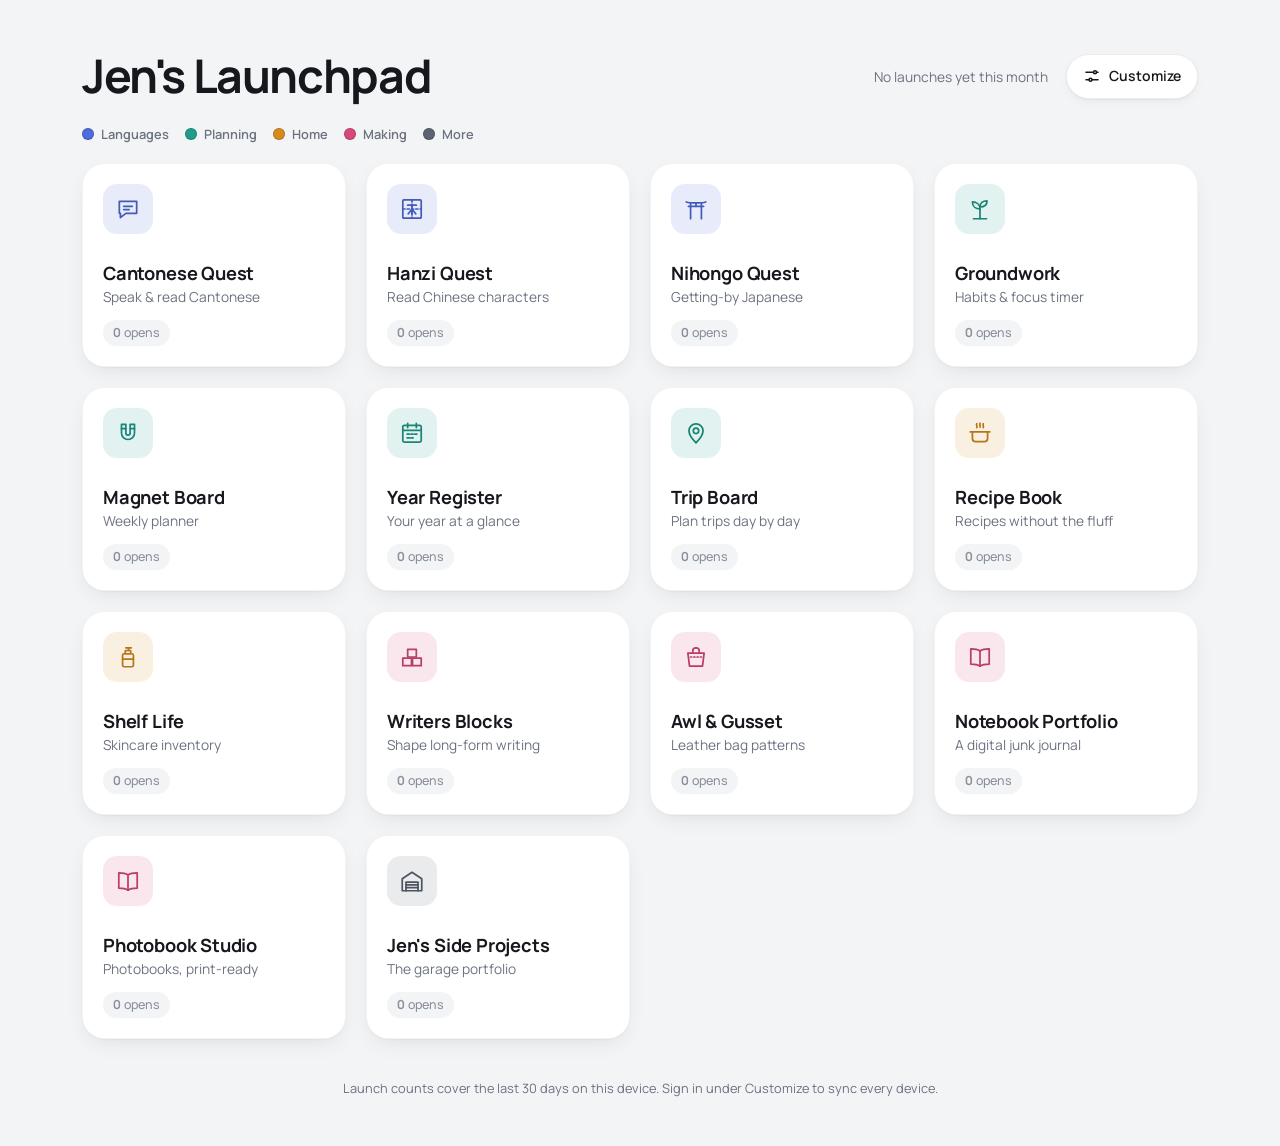
<file: index.html>
<!doctype html>
<html lang="en" data-skin="mist">
<head>
  <meta charset="utf-8">
  <meta name="viewport" content="width=device-width, initial-scale=1, viewport-fit=cover">
  <title>Jen's Launchpad</title>
  <meta name="description" content="One page to open all of Jen's projects.">
  <meta name="theme-color" content="#f3f4f6">
  <meta name="apple-mobile-web-app-capable" content="yes">
  <meta name="mobile-web-app-capable" content="yes">
  <meta name="apple-mobile-web-app-title" content="Launchpad">
  <link rel="icon" href="data:image/svg+xml,%3Csvg xmlns='http://www.w3.org/2000/svg' viewBox='0 0 32 32'%3E%3Crect x='2' y='2' width='12' height='12' rx='3' fill='%234f6bff'/%3E%3Crect x='18' y='2' width='12' height='12' rx='6' fill='%23ff5fa2'/%3E%3Crect x='2' y='18' width='12' height='12' rx='6' fill='%23ffb703'/%3E%3Crect x='18' y='18' width='12' height='12' rx='3' fill='%231d1b33'/%3E%3C/svg%3E">
  <link rel="manifest" href="manifest.webmanifest">
  <link rel="apple-touch-icon" href="icons/apple-touch-icon.png">
  <script>
    // Installable app: the service worker keeps it working offline, and Chrome's
    // install offer is held until Customize → App asks for it.
    if ("serviceWorker" in navigator) navigator.serviceWorker.register("sw.js").catch(function () {});
    window.addEventListener("beforeinstallprompt", function (e) {
      e.preventDefault();
      window.installPrompt = e;
      document.dispatchEvent(new Event("installable"));
    });
  </script>
  <script>
    // Apply the saved skin before first paint so there's no flash.
    try {
      var s = new URLSearchParams(location.search).get("skin") || JSON.parse(localStorage.getItem("jens_launchpad:skin"));
      if (s) document.documentElement.dataset.skin = s;
    } catch (e) {}
  </script>
  <link rel="preconnect" href="https://fonts.googleapis.com">
  <link rel="preconnect" href="https://fonts.gstatic.com" crossorigin>
  <link href="https://fonts.googleapis.com/css2?family=Archivo+Black&family=Jost:wght@400;500;700&family=Manrope:wght@400;500;600;700&family=Outfit:wght@400;500;600;700&family=Space+Grotesk:wght@400;500;700&display=swap" rel="stylesheet">
  <link rel="stylesheet" href="css/styles.css?v=202611070339">
  <style id="lookStyle"></style>
</head>
<body>
  <div class="page">
    <header class="top">
      <div class="brand">
        <span class="brand-mark" aria-hidden="true"><i></i><i></i><i></i></span>
        <h1>Jen's Launchpad</h1>
      </div>
      <div class="top-right">
        <p class="summary" id="summary" aria-live="polite"></p>
        <button type="button" class="btn" id="customize" aria-pressed="false" aria-controls="editPanel">
          <svg viewBox="0 0 24 24" aria-hidden="true"><path d="M4 7h10M18 7h2M4 17h4M12 17h8"/><circle cx="16" cy="7" r="2"/><circle cx="10" cy="17" r="2"/></svg>
          <span class="label">Customize</span>
        </button>
      </div>
    </header>

    <ul class="legend" id="legend" aria-label="Project types"></ul>

    <section class="edit" id="editPanel" hidden aria-label="Customize">
      <details class="panel look" id="lookPanel">
        <summary>
          <span class="panel-title">Look</span>
          <span class="panel-note" id="lookNote"></span>
          <svg class="chev" viewBox="0 0 24 24" aria-hidden="true"><path d="M6 9l6 6 6-6"/></svg>
        </summary>
        <div class="look-body" id="lookBody"></div>
      </details>

      <div class="panel account" id="account">
        <div class="box-head">
          <span class="panel-title">Sync</span>
          <span class="panel-note">Keep launch counts and settings the same on all your devices</span>
        </div>
        <div class="account-body" id="accountBody"></div>
      </div>

      <div class="panel app-install" id="appPanel">
        <div class="box-head">
          <span class="panel-title">App</span>
          <span class="panel-note">Put the launchpad on this device's home screen, like any other app</span>
        </div>
        <div class="account-body" id="appBody"></div>
      </div>

      <details class="panel share" id="sharePanel">
        <summary>
          <span class="panel-title">Share</span>
          <span class="panel-note" id="shareNote">Pick projects for a page other people can see</span>
          <svg class="chev" viewBox="0 0 24 24" aria-hidden="true"><path d="M6 9l6 6 6-6"/></svg>
        </summary>
        <div class="share-body" id="shareBody"></div>
      </details>

      <div class="panel layout">
        <div class="box-head">
          <span class="panel-title">Layout</span>
          <span class="panel-note" id="editHint"></span>
        </div>
        <div class="layout-bar" id="layoutBar"></div>
      </div>
    </section>

    <div class="stage">
      <ul class="grid" id="grid" aria-label="Projects"></ul>

      <!-- While customizing, the box docks beside the grid (desktop) or along the bottom (phone). -->
      <aside class="dock" id="dock" hidden aria-label="The box">
        <div class="panel box" id="box">
          <div class="box-head">
            <span class="panel-title">The box <span class="box-count" id="boxCount"></span></span>
            <span class="panel-note" id="boxNote"></span>
          </div>
          <ul class="box-items" id="boxItems"></ul>
        </div>
        <button type="button" class="btn primary dock-done" id="doneFab">Done</button>
      </aside>
    </div>

    <footer class="foot" id="foot"></footer>
  </div>


  <script src="js/projects.js?v=202611070339"></script>
  <script src="js/sync.js?v=202611070339"></script>
  <script src="js/app.js?v=202611070339"></script>
  <script>
    // Safety net: if the app couldn't start (say, a half-updated cache), still show the links.
    (function () {
      var g = document.getElementById("grid");
      if (!g || g.children.length || !window.PROJECTS) return;
      var esc = function (t) { return String(t).replace(/[&<>"]/g, function (c) { return { "&": "&amp;", "<": "&lt;", ">": "&gt;", '"': "&quot;" }[c]; }); };
      g.innerHTML = window.PROJECTS.map(function (p) {
        var url = p.url || "https://" + window.GITHUB_USER + ".github.io/" + p.repo + "/";
        return '<li class="tile"><a class="tile-link" href="' + esc(url) + '"><span class="text"><span class="name">' + esc(p.name) +
          '</span><span class="blurb">' + esc(p.blurb || "") + "</span></span></a></li>";
      }).join("");
    })();
  </script>
</body>
</html>
</file>
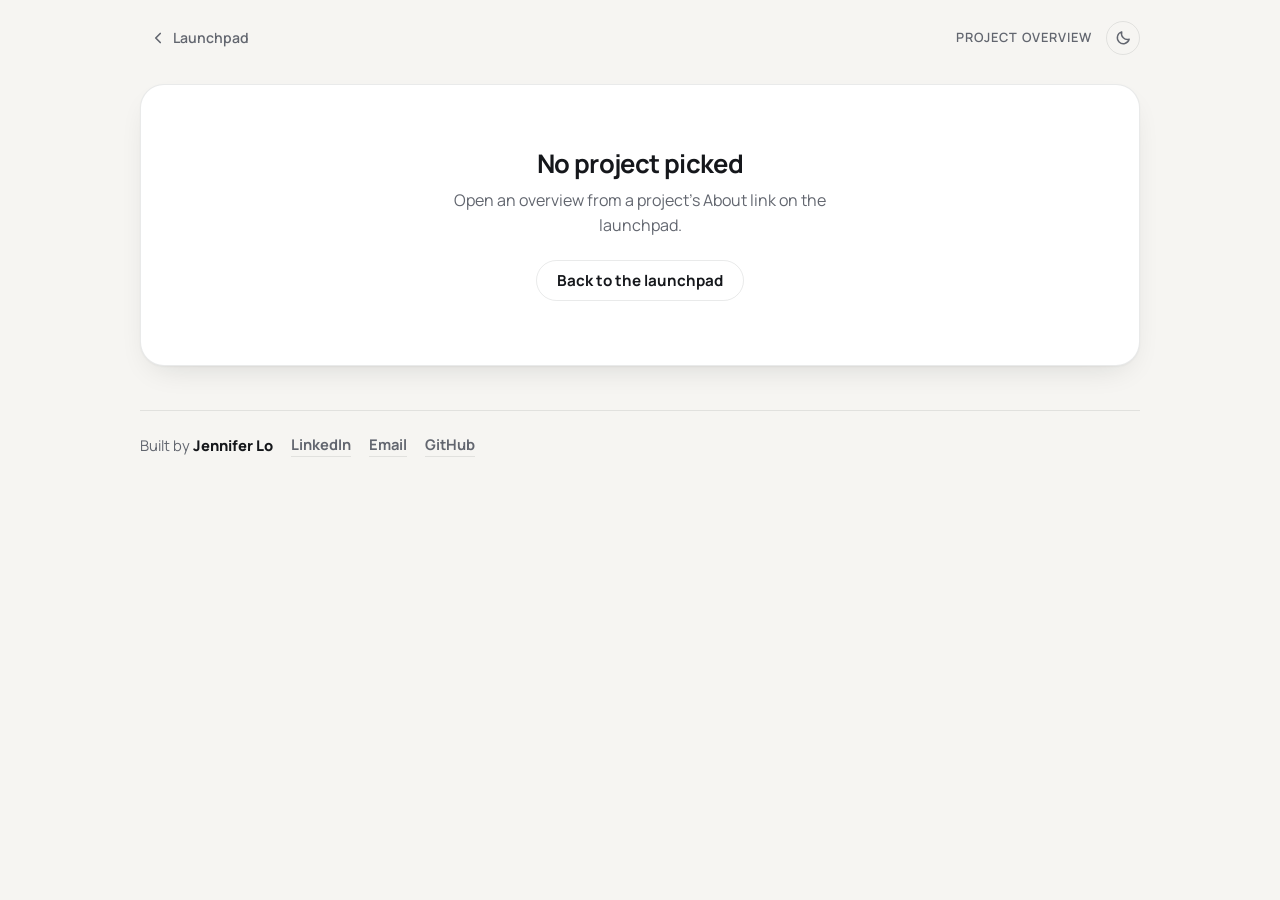
<file: overview.html>
<!doctype html>
<html lang="en">
<head>
  <meta charset="utf-8">
  <meta name="viewport" content="width=device-width, initial-scale=1, viewport-fit=cover">
  <script>try { var t = localStorage.getItem("jens_launchpad:theme"); if (t === "light" || t === "dark") document.documentElement.dataset.theme = t; } catch (e) {}</script>
  <title>Project overview · Jennifer Lo</title>
  <meta name="description" content="A one-page introduction to one of Jennifer Lo's projects.">
  <meta property="og:type" content="website">
  <meta property="og:title" content="Project overview · Jennifer Lo">
  <meta property="og:description" content="A one-page introduction to one of Jennifer Lo's projects.">
  <meta property="og:image" content="https://jkw2lo.github.io/jens_launchpad/icons/og-image.jpg">
  <meta property="og:image:width" content="1200">
  <meta property="og:image:height" content="630">
  <meta property="og:image:alt" content="Jennifer Lo's projects: screenshots of a photobook editor, a background removal tool and a Japanese learning app">
  <meta name="twitter:card" content="summary_large_image">
  <link rel="icon" href="data:image/svg+xml,%3Csvg xmlns='http://www.w3.org/2000/svg' viewBox='0 0 32 32'%3E%3Crect x='2' y='2' width='12' height='12' rx='3' fill='%234f6bff'/%3E%3Crect x='18' y='2' width='12' height='12' rx='6' fill='%23ff5fa2'/%3E%3Crect x='2' y='18' width='12' height='12' rx='6' fill='%23ffb703'/%3E%3Crect x='18' y='18' width='12' height='12' rx='3' fill='%231d1b33'/%3E%3C/svg%3E">
  <link rel="preconnect" href="https://fonts.googleapis.com">
  <link rel="preconnect" href="https://fonts.gstatic.com" crossorigin>
  <link href="https://fonts.googleapis.com/css2?family=Manrope:wght@400;500;600;700;800&family=Space+Grotesk:wght@500;700&display=swap" rel="stylesheet">
  <!--
    One template for every project's overview. The words and pictures live in each
    project's own repo, at overview/overview.json (see OVERVIEW.md); this page only
    lays them out, so every overview has the same sections in the same order.
      overview.html?p=<repo>           reads ../<repo>/overview/overview.json
      overview.html?src=<url to json>  reads any overview.json (for previewing a draft)
  -->
  <style>
    :root {
      --accent: #4f6bdc;
      --bg: #f6f5f2;
      --card: #ffffff;
      --ink: #15171b;
      --muted: #62666f;
      --line: rgba(21, 23, 27, 0.09);
      --soft: color-mix(in srgb, var(--accent) 9%, var(--card));
      --accent-ink: color-mix(in srgb, var(--accent) 78%, var(--ink));
      --shadow: 0 1px 2px rgba(21, 23, 27, 0.04), 0 12px 32px -14px rgba(21, 23, 27, 0.16);
      --font: "Manrope", system-ui, sans-serif;
      --num: "Space Grotesk", "Manrope", system-ui, sans-serif;
      color-scheme: light;
    }
    @media (prefers-color-scheme: dark) {
      :root:not([data-theme="light"]) {
        --bg: #111214;
        --card: #1a1c20;
        --ink: #eceef1;
        --muted: #a0a5ae;
        --line: rgba(236, 238, 241, 0.1);
        --soft: color-mix(in srgb, var(--accent) 16%, var(--card));
        --accent-ink: color-mix(in srgb, var(--accent) 62%, #ffffff);
        --shadow: 0 1px 2px rgba(0, 0, 0, 0.3), 0 12px 32px -14px rgba(0, 0, 0, 0.6);
        color-scheme: dark;
      }
    }
    :root[data-theme="dark"] {
      --bg: #111214;
      --card: #1a1c20;
      --ink: #eceef1;
      --muted: #a0a5ae;
      --line: rgba(236, 238, 241, 0.1);
      --soft: color-mix(in srgb, var(--accent) 16%, var(--card));
      --accent-ink: color-mix(in srgb, var(--accent) 62%, #ffffff);
      --shadow: 0 1px 2px rgba(0, 0, 0, 0.3), 0 12px 32px -14px rgba(0, 0, 0, 0.6);
      color-scheme: dark;
    }

    * { box-sizing: border-box; }
    html { -webkit-text-size-adjust: 100%; }
    body {
      margin: 0;
      background: var(--bg);
      color: var(--ink);
      font: 400 1rem/1.55 var(--font);
      -webkit-font-smoothing: antialiased;
    }
    img { display: block; max-width: 100%; }
    a { color: inherit; }
    .page { max-width: 1040px; margin: 0 auto; padding: 20px 20px 56px; }
    @media (max-width: 599px) { .page { padding: 14px 16px 40px; } }

    /* ---------- top bar ---------- */
    .bar { display: flex; align-items: center; justify-content: space-between; gap: 12px; margin-bottom: 28px; }
    .back {
      display: inline-flex; align-items: center; gap: 6px;
      padding: 7px 12px 7px 9px;
      color: var(--muted); text-decoration: none; font-weight: 600; font-size: 0.88rem;
      border-radius: 999px;
    }
    .back:hover { color: var(--ink); background: var(--line); }
    .back svg { width: 18px; height: 18px; fill: none; stroke: currentColor; stroke-width: 2.2; stroke-linecap: round; stroke-linejoin: round; }
    .bar-right { display: inline-flex; align-items: center; gap: 14px; }
    .theme-btn { display: inline-grid; place-items: center; flex: none; width: 34px; height: 34px; padding: 0; background: transparent; color: var(--muted); border: 1.5px solid var(--line); border-radius: 999px; cursor: pointer; }
    .theme-btn svg { width: 17px; height: 17px; fill: none; stroke: currentColor; stroke-width: 2; stroke-linecap: round; stroke-linejoin: round; }
    @media (hover: hover) { .theme-btn:hover { color: var(--ink); border-color: currentColor; } }
    .theme-btn:focus-visible { outline: 3px solid var(--accent); outline-offset: 2px; }
    .bar-label { color: var(--muted); font-size: 0.8rem; font-weight: 600; letter-spacing: 0.08em; text-transform: uppercase; }

    /* ---------- shared ---------- */
    section { margin-top: 18px; }
    .card { background: var(--card); border: 1px solid var(--line); border-radius: 24px; box-shadow: var(--shadow); padding: 32px; }
    @media (max-width: 599px) { .card { padding: 22px 20px; border-radius: 20px; } }
    .kicker {
      display: flex; align-items: center; gap: 10px; margin: 0 0 14px;
      color: var(--accent-ink); font-size: 0.78rem; font-weight: 800; letter-spacing: 0.1em; text-transform: uppercase;
    }
    .kicker::before { content: ""; width: 18px; height: 3px; border-radius: 2px; background: var(--accent); }
    h1, h2, h3 { margin: 0; letter-spacing: -0.025em; line-height: 1.15; }
    h2 { font-size: clamp(1.4rem, 1.1rem + 1.2vw, 1.9rem); font-weight: 800; }
    h3 { font-size: 1.05rem; font-weight: 700; letter-spacing: -0.01em; }
    p { margin: 0; }

    .btn {
      display: inline-flex; align-items: center; gap: 8px;
      padding: 12px 20px; border-radius: 999px;
      font: 700 0.95rem/1 var(--font); text-decoration: none;
      border: 1.5px solid var(--line);
    }
    .btn.primary { background: var(--accent); border-color: var(--accent); color: var(--on-accent, #fff); }
    .btn.primary:hover { filter: brightness(1.08); }
    .btn.ghost:hover { background: var(--line); }
    .btn svg { width: 17px; height: 17px; fill: none; stroke: currentColor; stroke-width: 2.2; stroke-linecap: round; stroke-linejoin: round; }
    .btn:focus-visible, .back:focus-visible { outline: 3px solid var(--accent); outline-offset: 3px; }

    /* ---------- 1. hero ---------- */
    .hero { display: grid; grid-template-columns: minmax(0, 5fr) minmax(0, 6fr); gap: 40px; align-items: center; padding: 40px; overflow: hidden; }
    @media (max-width: 859px) { .hero { grid-template-columns: minmax(0, 1fr); gap: 28px; padding: 26px 22px; } }
    .badge-row { display: flex; flex-wrap: wrap; align-items: center; gap: 10px; margin-bottom: 22px; }
    .app-icon {
      display: grid; place-items: center; width: 52px; height: 52px; border-radius: 16px;
      background: var(--accent); color: var(--on-accent, #fff);
    }
    .app-icon svg { width: 28px; height: 28px; fill: none; stroke: currentColor; stroke-width: 1.8; stroke-linecap: round; stroke-linejoin: round; }
    .pill {
      padding: 5px 11px; border-radius: 999px;
      background: var(--soft); color: var(--accent-ink);
      font-size: 0.78rem; font-weight: 700;
    }
    .pill.status::before { content: ""; display: inline-block; width: 7px; height: 7px; margin-right: 6px; border-radius: 50%; background: currentColor; vertical-align: 1px; }
    .hero h1 { font-size: clamp(2.2rem, 1.6rem + 2.6vw, 3.4rem); font-weight: 800; letter-spacing: -0.04em; }
    .tagline { margin-top: 8px; font-size: clamp(1.1rem, 1rem + 0.6vw, 1.4rem); font-weight: 700; color: var(--accent-ink); letter-spacing: -0.015em; }
    .pitch { margin-top: 14px; color: var(--muted); font-size: 1.05rem; max-width: 42ch; }
    .actions { display: flex; flex-wrap: wrap; gap: 10px; margin-top: 26px; }
    .chips { display: flex; flex-wrap: wrap; gap: 6px; margin: 22px 0 0; padding: 0; list-style: none; }
    .chips li { padding: 5px 11px; border-radius: 999px; border: 1px solid var(--line); color: var(--muted); font-size: 0.8rem; font-weight: 600; }

    .shot { margin: 0; }
    .frame {
      border-radius: 14px; overflow: hidden; background: var(--card);
      border: 1px solid var(--line);
      box-shadow: 0 2px 4px rgba(0, 0, 0, 0.04), 0 24px 48px -20px rgba(0, 0, 0, 0.3);
    }
    .frame-bar { display: flex; gap: 6px; padding: 9px 12px; background: var(--soft); border-bottom: 1px solid var(--line); }
    .frame-bar i { width: 9px; height: 9px; border-radius: 50%; background: color-mix(in srgb, var(--ink) 18%, transparent); }
    .frame img { width: 100%; height: auto; }
    .frame.phone { max-width: 280px; margin: 0 auto; border-radius: 28px; border-width: 6px; border-color: color-mix(in srgb, var(--ink) 85%, transparent); }
    .frame.phone .frame-bar { display: none; }
    .hero .shot { transform: rotate(-1deg); }
    figcaption { margin-top: 10px; color: var(--muted); font-size: 0.85rem; text-align: center; }

    /* ---------- 2. the problem + the numbers, on one band ---------- */
    .band {
      display: grid; grid-template-columns: minmax(0, 4fr) minmax(0, 7fr); gap: 32px; align-items: center;
      background: var(--accent); color: var(--on-accent, #fff); border-color: transparent;
    }
    @media (max-width: 859px) { .band { grid-template-columns: minmax(0, 1fr); gap: 22px; } }
    .band .kicker { color: inherit; opacity: 0.85; }
    .band .kicker::before { background: currentColor; }
    .band h2 { font-size: clamp(1.35rem, 1.1rem + 1vw, 1.75rem); }
    .stats { display: grid; grid-template-columns: repeat(3, minmax(0, 1fr)); gap: 0; }
    @media (max-width: 479px) { .stats { grid-template-columns: minmax(0, 1fr); } }
    .stat { padding: 2px 20px; border-left: 1px solid color-mix(in srgb, currentColor 25%, transparent); }
    .stat:first-child { border-left: 0; padding-left: 0; }
    @media (max-width: 859px) { .stat:first-child { padding-left: 0; } }
    @media (max-width: 479px) {
      .stat { padding: 12px 0; border-left: 0; border-top: 1px solid color-mix(in srgb, currentColor 25%, transparent); }
      .stat:first-child { border-top: 0; padding-top: 0; }
    }
    .stat b { display: block; font: 700 clamp(1.8rem, 1.4rem + 1.4vw, 2.4rem)/1.05 var(--num); letter-spacing: -0.03em; white-space: nowrap; }
    .stat span { display: block; margin-top: 6px; font-size: 0.88rem; line-height: 1.4; opacity: 0.88; }

    /* ---------- 3. key features ---------- */
    .section-head { margin: 34px 0 14px; }
    .section-head .kicker { margin: 0; }
    /* a feature with a screenshot: a full-width row, text and picture alternating sides */
    .feature-row { display: grid; grid-template-columns: minmax(0, 5fr) minmax(0, 6fr); gap: 36px; align-items: center; }
    .feature-row.flip > .shot { order: -1; }
    .feature-row.flip { grid-template-columns: minmax(0, 6fr) minmax(0, 5fr); }
    @media (max-width: 799px) {
      .feature-row, .feature-row.flip { grid-template-columns: minmax(0, 1fr); gap: 22px; }
      .feature-row.flip > .shot { order: 0; }
    }
    .feature-row h3 { font-size: clamp(1.25rem, 1.1rem + 0.6vw, 1.5rem); letter-spacing: -0.02em; }
    .feature-row .lead { margin-top: 8px; color: var(--muted); font-size: 1rem; }
    .feature-row .frame { max-height: 420px; }
    .feature-row .frame img { object-fit: cover; object-position: top; max-height: 400px; }
    /* a phone shot is shown whole, just narrower, rather than cut off at the bottom */
    .feature-row .frame.phone { max-height: none; max-width: 230px; }
    .feature-row .frame.phone img { max-height: none; }
    .details { margin: 14px 0 0; padding: 0; list-style: none; display: grid; gap: 8px; }
    .details li { position: relative; padding-left: 22px; font-size: 0.93rem; line-height: 1.45; }
    .details li::before {
      content: ""; position: absolute; left: 2px; top: 0.5em; width: 8px; height: 8px;
      border-radius: 50%; background: var(--accent);
    }
    .features .details { margin-top: 10px; gap: 6px; }
    .features .details li { font-size: 0.86rem; color: var(--ink); }

    /* features without a screenshot: cards */
    .features { display: grid; grid-template-columns: repeat(var(--n, 4), minmax(0, 1fr)); gap: 12px; margin: 0; padding: 0; list-style: none; }
    @media (max-width: 859px) { .features { grid-template-columns: repeat(2, minmax(0, 1fr)); } }
    @media (max-width: 599px) { .features { gap: 10px; } .features > li { padding: 14px; border-radius: 16px; } .features h3 { font-size: 0.95rem; } .features p { font-size: 0.85rem; } }
    @media (max-width: 339px) { .features { grid-template-columns: minmax(0, 1fr); } }
    @media (max-width: 599px) { .features.detailed { grid-template-columns: minmax(0, 1fr); } }
    .features > li { padding: 18px; border-radius: 18px; background: var(--card); border: 1px solid var(--line); box-shadow: var(--shadow); }
    .features > li::before { content: ""; display: block; width: 22px; height: 4px; margin-bottom: 12px; border-radius: 2px; background: var(--accent); }
    .features p { margin-top: 4px; color: var(--muted); font-size: 0.9rem; line-height: 1.45; }

    section.feature-row, .features + section, section + .features { margin-top: 14px; }

    /* ---------- 4. more screens ---------- */
    .gallery { display: grid; grid-template-columns: repeat(auto-fit, minmax(min(100%, 280px), 1fr)); gap: 24px; align-items: start; }

    /* ---------- 5. footer ---------- */
    .end { display: flex; flex-wrap: wrap; justify-content: center; gap: 10px; margin-top: 28px; }

    .contact { display: flex; flex-wrap: wrap; align-items: center; gap: 8px 18px; margin-top: 44px; padding-top: 22px; border-top: 1px solid var(--line); color: var(--muted); font-size: 0.92rem; }
    .contact strong { color: var(--ink); font-weight: 800; }
    .contact a { font-weight: 700; text-decoration: none; border-bottom: 1.5px solid var(--line); }
    @media (hover: hover) { .contact a:hover { color: var(--ink); border-color: currentColor; } }

    /* ---------- missing / error ---------- */
    .empty { text-align: center; padding: 64px 24px; }
    .empty h1 { font-size: 1.6rem; }
    .empty p { margin: 10px auto 22px; color: var(--muted); max-width: 44ch; }

    @media (prefers-reduced-motion: reduce) { .hero .shot { transform: none; } }
  </style>
</head>
<body>
  <div class="page">
    <nav class="bar">
      <a class="back" id="back" href="./">
        <svg viewBox="0 0 24 24" aria-hidden="true"><path d="M15 6l-6 6 6 6"/></svg>
        <span id="backLabel">Launchpad</span>
      </a>
      <span class="bar-right"><span class="bar-label">Project overview</span><button type="button" class="theme-btn" id="themeBtn"></button></span>
    </nav>
    <main id="main" aria-live="polite"></main>
    <footer class="contact" id="contact" hidden></footer>
  </div>

  <script src="js/projects.js?v=202611070339"></script>
  <script>
  (function () {
    "use strict";
    var main = document.getElementById("main");
    var params = new URLSearchParams(location.search);
    var repo = params.get("p") || "";
    var src = params.get("src") || "";
    // Opened from a showcase: every way back goes to that showcase, not the launchpad.
    // Only a showcase link on this site is accepted.
    var back = params.get("back") || "";
    var fromShowcase = /^showcase\.html(\?[^#]*)?$/.test(back);
    var backHref = fromShowcase ? back : "./";
    if (fromShowcase) {
      document.getElementById("back").setAttribute("href", backHref);
      document.getElementById("backLabel").textContent = "All projects";
    }
    var site = "Jennifer Lo";
    window.showContact(document.getElementById("contact"));
    window.themeButton(document.getElementById("themeBtn"));
    var OWNER = window.GITHUB_USER || "";
    var known = (window.PROJECTS || []).filter(function (p) { return p.repo === repo; })[0] || {};
    var cats = {};
    (window.CATEGORIES || []).forEach(function (c) { cats[c.id] = c.label; });

    function esc(s) {
      return String(s == null ? "" : s).replace(/[&<>"']/g, function (c) {
        return { "&": "&amp;", "<": "&lt;", ">": "&gt;", '"': "&quot;", "'": "&#39;" }[c];
      });
    }
    function str(v, max) { return typeof v === "string" ? v.trim().slice(0, max || 600) : ""; }
    function list(v, max) { return Array.isArray(v) ? v.slice(0, max) : []; }
    // Only https links, or paths relative to the overview.json.
    function safeUrl(u, base) {
      try {
        var url = new URL(u, base);
        return /^https?:$/.test(url.protocol) ? url.href : "";
      } catch (e) { return ""; }
    }
    function svg(path) { return '<svg viewBox="0 0 24 24" aria-hidden="true">' + path + "</svg>"; }
    var ARROW = svg('<path d="M5 12h14M13 6l6 6-6 6"/>');
    var CODE = svg('<path d="M8 7l-5 5 5 5M16 7l5 5-5 5"/>');
    // Dark or light text on the accent, whichever reads better.
    function inkOn(hex) {
      var n = parseInt(hex.slice(1), 16);
      var rgb = [(n >> 16) & 255, (n >> 8) & 255, n & 255].map(function (v) {
        v /= 255; return v <= 0.03928 ? v / 12.92 : Math.pow((v + 0.055) / 1.055, 2.4);
      });
      var L = 0.2126 * rgb[0] + 0.7152 * rgb[1] + 0.0722 * rgb[2];
      return L > 0.4 ? "#15171b" : "#ffffff";
    }

    function failed(title, why) {
      document.title = "Overview not found · " + site;
      main.innerHTML = '<div class="card empty"><h1>' + esc(title) + "</h1><p>" + esc(why) + "</p>" +
        '<a class="btn ghost" href="' + esc(backHref) + '">' + (fromShowcase ? "All projects" : "Back to the launchpad") + "</a></div>";
    }

    var jsonUrl;
    if (src) jsonUrl = safeUrl(src, location.href);
    else if (/^[A-Za-z0-9._-]+$/.test(repo)) jsonUrl = new URL("../" + repo + "/overview/overview.json", location.href).href;
    if (!jsonUrl) return failed("No project picked", "Open an overview from a project's About link on the launchpad.");

    fetch(jsonUrl, { cache: "no-cache" })
      .then(function (r) { return r.ok ? r.json() : Promise.reject(r.status); })
      .then(function (d) { render(d || {}); })
      .catch(function () {
        failed("This project has no overview yet", "There's no overview/overview.json in its repo, or it couldn't be read.");
      });

    // frame: "browser" (a window bar on top), "phone", or "plain" (just a rounded edge)
    function figure(s, frame) {
      var url = safeUrl(str(s.src, 300), jsonUrl);
      if (!url) return "";
      frame = { browser: 1, phone: 1, plain: 1 }[s.frame] ? s.frame : frame || "browser";
      return '<figure class="shot"><div class="frame ' + frame + '">' +
        (frame === "browser" ? '<div class="frame-bar" aria-hidden="true"><i></i><i></i><i></i></div>' : "") +
        '<img src="' + esc(url) + '" alt="' + esc(str(s.alt, 200)) + '" loading="lazy"></div>' +
        (str(s.caption) ? "<figcaption>" + esc(str(s.caption, 160)) + "</figcaption>" : "") + "</figure>";
    }

    function render(d) {
      var name = str(d.name, 60) || known.name || repo;
      var accent = /^#[0-9a-f]{6}$/i.test(d.accent || "") ? d.accent : "#4f6bdc";
      document.documentElement.style.setProperty("--accent", accent);
      document.documentElement.style.setProperty("--on-accent", inkOn(accent));
      document.title = name + " · " + site;

      var appUrl = safeUrl(str(d.url, 300) || known.url || (repo ? "https://" + OWNER + ".github.io/" + repo + "/" : ""), location.href);
      var codeUrl = repo && OWNER ? "https://github.com/" + OWNER + "/" + repo : "";
      var icon = window.ICONS && (window.ICONS[known.icon] || window.ICONS.spark);
      var cat = cats[known.cat] || "";
      var screens = list(d.screens, 3);
      var html = "";

      // Quick facts, as chips under the buttons
      var f = d.facts || {};
      var chips = [f.worksOn, f.data, f.builtWith, str(f.started) ? "Since " + str(f.started) : ""]
        .map(function (x) { return str(x, 40); }).filter(Boolean);

      // 1. Hero: who it is, what it does, the main picture
      html += '<section class="card hero"><div>' +
        '<div class="badge-row">' +
          (icon ? '<span class="app-icon">' + svg(icon) + "</span>" : "") +
          (cat ? '<span class="pill">' + esc(cat) + "</span>" : "") +
          (str(d.status, 30) ? '<span class="pill status">' + esc(str(d.status, 30)) + "</span>" : "") +
        "</div>" +
        "<h1>" + esc(name) + "</h1>" +
        (str(d.tagline) ? '<p class="tagline">' + esc(str(d.tagline, 60)) + "</p>" : "") +
        (str(d.pitch) ? '<p class="pitch">' + esc(str(d.pitch, 160)) + "</p>" : "") +
        '<div class="actions">' +
          (appUrl ? '<a class="btn primary" href="' + esc(appUrl) + '">Open ' + esc(name) + " " + ARROW + "</a>" : "") +
          (codeUrl ? '<a class="btn ghost" href="' + esc(codeUrl) + '">' + CODE + " Source</a>" : "") +
        "</div>" +
        (chips.length ? '<ul class="chips" aria-label="Quick facts">' + chips.map(function (c) { return "<li>" + esc(c) + "</li>"; }).join("") + "</ul>" : "") +
        "</div>" +
        (screens[0] ? figure(screens[0]) : "") +
      "</section>";

      // 2. The problem in one line, with the numbers that back it up
      var problem = str(d.problem, 100) || (d.problem && str(d.problem.headline, 100)) || "";
      var stats = list(d.stats, 3).filter(function (s) { return s && str(s.value); });
      if (problem || stats.length) {
        html += '<section class="card band">' +
          (problem ? '<div><p class="kicker">Why it exists</p><h2>' + esc(problem) + "</h2></div>" : "") +
          (stats.length ? '<div class="stats">' + stats.map(function (s) {
            return '<div class="stat"><b>' + esc(str(s.value, 12)) + "</b><span>" + esc(str(s.label, 50)) + "</span></div>";
          }).join("") + "</div>" : "") +
        "</section>";
      }

      // 3. Key features. One with a screenshot gets its own row (sides alternate);
      // ones without are cards, side by side.
      var features = list(d.features, 4).filter(function (x) { return x && str(x.title); });
      function details(x) {
        var items = list(x.details, 3).map(function (t) { return str(t, 90); }).filter(Boolean);
        return items.length ? '<ul class="details">' + items.map(function (t) { return "<li>" + esc(t) + "</li>"; }).join("") + "</ul>" : "";
      }
      if (features.length) {
        html += '<div class="section-head"><p class="kicker">Key features</p></div>';
        var cards = [], rows = 0;
        var flushCards = function () {
          if (!cards.length) return;
          var detailed = cards.some(function (x) { return list(x.details, 3).length; });
          html += '<section><ul class="features' + (detailed ? " detailed" : "") + '" style="--n:' + Math.min(cards.length, 4) + '">' + cards.map(function (x) {
            return "<li><h3>" + esc(str(x.title, 30)) + "</h3>" + (str(x.text) ? "<p>" + esc(str(x.text, 100)) + "</p>" : "") + details(x) + "</li>";
          }).join("") + "</ul></section>";
          cards = [];
        };
        features.forEach(function (x) {
          var shot = x.screen && figure(x.screen, "plain");
          if (!shot) { cards.push(x); return; }
          flushCards();
          html += '<section class="card feature-row' + (rows++ % 2 ? " flip" : "") + '"><div>' +
            "<h3>" + esc(str(x.title, 30)) + "</h3>" +
            (str(x.text) ? '<p class="lead">' + esc(str(x.text, 100)) + "</p>" : "") + details(x) +
            "</div>" + shot + "</section>";
        });
        flushCards();
      }

      // 4. More screens
      if (screens.length > 1) {
        html += '<section class="card"><div class="gallery">' +
          screens.slice(1).map(function (x) { return figure(x); }).join("") + "</div></section>";
      }

      // 5. Footer
      html += '<div class="end">' +
        (appUrl ? '<a class="btn primary" href="' + esc(appUrl) + '">Open ' + esc(name) + " " + ARROW + "</a>" : "") +
        '<a class="btn ghost" href="' + esc(backHref) + '">All projects</a></div>';

      main.innerHTML = html;
    }
  })();
  </script>
</body>
</html>
</file>
<file: css/styles.css>
/* =========================================================
   Jen's Launchpad
   One layout, four skins. Each skin sets the tokens below
   (plus a few decorative extras); the structure never changes.
   Colours the user picks in Customize are written by app.js
   into <style id="lookStyle"> and override these defaults.
   ========================================================= */

/* ---------- Skin: Mist (default) ---------- */
:root,
[data-skin="mist"] {
  --u: 1px; /* size unit for tile decorations; smaller in the phone list */
  --bg: #f3f4f6;
  --bg-img: none;
  --bg-size: 22px 22px;
  --ink: #16181d;
  --muted: #6b7280;
  --font: "Manrope", system-ui, sans-serif;
  --display: "Manrope", system-ui, sans-serif;
  --display-weight: 700;
  --display-spacing: -0.03em;
  --display-case: none;
  --name-case: none;
  --name-spacing: -0.01em;

  --tile-bg: #ffffff;
  --tile-ink: #16181d;
  --tile-muted: #6b7280;
  --tile-border: 1px solid rgba(17, 24, 39, 0.05);
  --tile-radius: 22px;
  --tile-shadow: 0 1px 2px rgba(17, 24, 39, 0.04), 0 8px 24px -8px rgba(17, 24, 39, 0.10);
  --tile-shadow-hover: 0 2px 4px rgba(17, 24, 39, 0.05), 0 20px 40px -12px rgba(17, 24, 39, 0.18);
  --tile-shadow-drag: 0 30px 60px -16px rgba(17, 24, 39, 0.30);
  --lift-x: 0px;
  --lift-y: -3px;

  --icon-bg: #f3f4f6;
  --icon-ink: #2b2f36;
  --icon-border: none;
  --icon-radius: 14px;
  --icon-stroke: 1.6;

  --stat-bg: #f3f4f6;
  --stat-ink: #4b5563;
  --stat-border: none;
  --stat-radius: 999px;
  --stat-shadow: none;

  --ctrl-bg: #ffffff;
  --ctrl-ink: #16181d;
  --ctrl-muted: #6b7280;
  --ctrl-border: 1px solid rgba(17, 24, 39, 0.08);
  --ctrl-radius: 999px;
  --ctrl-inner-radius: 999px;
  --ctrl-shadow: 0 1px 2px rgba(17, 24, 39, 0.04), 0 4px 14px -6px rgba(17, 24, 39, 0.10);
  --ctrl-on-bg: #16181d;
  --ctrl-on-ink: #ffffff;
  --panel-radius: 18px;
  --tray: #f3f4f6;
  --chip-bg: #ffffff;

  --accent: #16181d;
  --accent-ink: #ffffff;
  --focus: #6b7280;
  --dash: rgba(17, 24, 39, 0.22);
}

/* ---------- Skin: Prism (colourful geometry + wire icons) ---------- */
[data-skin="prism"] {
  --bg: #fbf7f0;
  --bg-img: radial-gradient(rgba(29, 27, 51, 0.13) 1px, transparent 1.3px);
  --ink: #1d1b33;
  --muted: #625f78;
  --font: "Outfit", system-ui, sans-serif;
  --display: "Outfit", system-ui, sans-serif;
  --display-spacing: -0.02em;
  --name-spacing: -0.005em;

  --tile-bg: #ffffff;
  --tile-ink: #1d1b33;
  --tile-muted: #625f78;
  --tile-border: 1.5px solid #1d1b33;
  --tile-radius: 20px;
  --tile-shadow: none;
  --tile-shadow-hover: 0 14px 26px -14px rgba(29, 27, 51, 0.45);
  --tile-shadow-drag: 0 26px 44px -18px rgba(29, 27, 51, 0.5);
  --lift-y: -4px;

  --icon-bg: #ffffff;
  --icon-ink: #1d1b33;
  --icon-border: 1.5px solid #1d1b33;
  --icon-radius: 50%;
  --icon-stroke: 1.5;

  --stat-bg: #ffffff;
  --stat-ink: #1d1b33;
  --stat-border: 1.5px solid #1d1b33;

  --ctrl-bg: #ffffff;
  --ctrl-ink: #1d1b33;
  --ctrl-muted: #625f78;
  --ctrl-border: 1.5px solid #1d1b33;
  --ctrl-shadow: none;
  --ctrl-on-bg: #1d1b33;
  --ctrl-on-ink: #ffffff;
  --tray: #fbf7f0;

  --accent: #1d1b33;
  --focus: #4361ee;
  --dash: rgba(29, 27, 51, 0.4);
}

/* ---------- Skin: Brutal (neo-brutalism, blues/purples + pink) ---------- */
[data-skin="brutal"] {
  --bg: #e6e2ff;
  --bg-img: linear-gradient(rgba(13, 11, 31, 0.07) 1px, transparent 1px),
            linear-gradient(90deg, rgba(13, 11, 31, 0.07) 1px, transparent 1px);
  --bg-size: 28px 28px;
  --ink: #0d0b1f;
  --muted: #3c3760;
  --font: "Space Grotesk", system-ui, sans-serif;
  --display: "Archivo Black", "Space Grotesk", sans-serif;
  --display-weight: 400;
  --display-spacing: -0.01em;

  --tile-bg: #ffffff;
  --tile-ink: #0d0b1f;
  --tile-muted: #2f2a4f;
  --tile-border: 3px solid #0d0b1f;
  --tile-radius: 12px;
  --tile-shadow: 6px 6px 0 #0d0b1f;
  --tile-shadow-hover: 9px 9px 0 #0d0b1f;
  --tile-shadow-drag: 12px 12px 0 #0d0b1f;
  --lift-x: -3px;
  --lift-y: -3px;

  --icon-bg: #ffffff;
  --icon-ink: #0d0b1f;
  --icon-border: 3px solid #0d0b1f;
  --icon-radius: 10px;
  --icon-stroke: 2;

  --stat-bg: #ff5fa2;
  --stat-ink: #0d0b1f;
  --stat-border: 2.5px solid #0d0b1f;
  --stat-shadow: 2px 2px 0 #0d0b1f;

  --ctrl-bg: #ffffff;
  --ctrl-ink: #0d0b1f;
  --ctrl-muted: #3c3760;
  --ctrl-border: 3px solid #0d0b1f;
  --ctrl-radius: 12px;
  --ctrl-inner-radius: 7px;
  --ctrl-shadow: 4px 4px 0 #0d0b1f;
  --ctrl-on-bg: #ff5fa2;
  --ctrl-on-ink: #0d0b1f;
  --panel-radius: 12px;
  --tray: #f1eeff;

  --accent: #ff5fa2;
  --accent-ink: #0d0b1f;
  --focus: #ff5fa2;
  --dash: #0d0b1f;
}

/* ---------- Skin: Bauhaus (two colours on cream) ---------- */
[data-skin="bauhaus"] {
  --bg: #efe8d8;
  --ink: #141414;
  --muted: #4a4640;
  --font: "Jost", system-ui, sans-serif;
  --display: "Jost", system-ui, sans-serif;
  --display-spacing: 0.04em;
  --display-case: uppercase;
  --name-case: uppercase;
  --name-spacing: 0.06em;

  --tile-bg: #f8f3e8;
  --tile-ink: #141414;
  --tile-muted: #4a4640;
  --tile-border: none;
  --tile-radius: 0;
  --tile-shadow: none;
  --tile-shadow-hover: inset 0 0 0 4px #141414;
  --tile-shadow-drag: 10px 10px 0 #141414;
  --lift-y: 0px;

  --icon-bg: transparent;
  --icon-ink: #141414;
  --icon-border: 2px solid #141414;
  --icon-radius: 50%;
  --icon-stroke: 1.8;

  --stat-bg: #141414;
  --stat-ink: #f8f3e8;
  --stat-radius: 0;

  --ctrl-bg: #f8f3e8;
  --ctrl-ink: #141414;
  --ctrl-muted: #4a4640;
  --ctrl-border: 2px solid #141414;
  --ctrl-radius: 0;
  --ctrl-inner-radius: 0;
  --ctrl-shadow: none;
  --ctrl-on-bg: #d23a2b;
  --ctrl-on-ink: #ffffff;
  --panel-radius: 0;
  --tray: #efe8d8;
  --chip-bg: #f8f3e8;

  --accent: #1f4f96;
  --accent-ink: #ffffff;
  --focus: #d23a2b;
  --dash: #141414;
}

/* =========================================================
   Layout (shared by every skin)
   ========================================================= */
*,
*::before,
*::after { box-sizing: border-box; }
[hidden] { display: none !important; }

html { -webkit-text-size-adjust: 100%; }

body {
  margin: 0;
  min-height: 100vh;
  background-color: var(--bg);
  background-image: var(--bg-img);
  background-size: var(--bg-size);
  color: var(--ink);
  font-family: var(--font);
  font-size: 16px;
  line-height: 1.45;
  -webkit-font-smoothing: antialiased;
}

button { font: inherit; color: inherit; }

.page {
  max-width: 1180px;
  margin: 0 auto;
  padding: max(20px, env(safe-area-inset-top)) max(16px, env(safe-area-inset-right)) 32px max(16px, env(safe-area-inset-left));
}
@media (min-width: 700px) {
  .page { padding: max(52px, env(safe-area-inset-top)) max(32px, env(safe-area-inset-right)) max(48px, env(safe-area-inset-bottom)) max(32px, env(safe-area-inset-left)); }
}
body.editing .page { padding-bottom: 110px; }

/* ---------- header ---------- */
.top {
  display: flex;
  flex-wrap: wrap;
  align-items: center;
  justify-content: space-between;
  gap: 14px 24px;
  margin-bottom: 22px;
}
@media (min-width: 700px) {
  .top { margin-bottom: 30px; }
}
.brand { display: flex; align-items: center; gap: 16px; min-width: 0; }
.top-right { display: flex; align-items: center; gap: 18px; margin-left: auto; }
@media (max-width: 699px) {
  .top-right { width: 100%; justify-content: space-between; }
}
h1 {
  margin: 0;
  font-family: var(--display);
  font-weight: var(--display-weight);
  letter-spacing: var(--display-spacing);
  text-transform: var(--display-case);
  font-size: clamp(1.7rem, 5vw, 2.9rem);
  line-height: 1.05;
}
.summary {
  display: flex;
  flex-direction: column;
  margin: 0;
  color: var(--muted);
  font-size: 0.86rem;
  line-height: 1.4;
  text-align: right;
}
.summary b { color: var(--ink); font-weight: 700; }
@media (max-width: 699px) { .summary { text-align: left; } }

.brand-mark { display: none; position: relative; flex: none; width: 52px; height: 52px; }
.brand-mark i { position: absolute; display: block; }

/* ---------- buttons ---------- */
.btn {
  display: inline-flex;
  align-items: center;
  justify-content: center;
  gap: 8px;
  flex: none;
  padding: 11px 16px;
  background: var(--ctrl-bg);
  color: var(--ctrl-ink);
  border: var(--ctrl-border);
  border-radius: var(--ctrl-radius);
  box-shadow: var(--ctrl-shadow);
  font-size: 0.875rem;
  font-weight: 600;
  cursor: pointer;
  transition: transform 0.12s ease, box-shadow 0.12s ease;
}
.btn svg { width: 18px; height: 18px; fill: none; stroke: currentColor; stroke-width: 2; stroke-linecap: round; }
.btn[aria-pressed="true"],
.btn.primary { background: var(--accent); color: var(--accent-ink); }
.btn.ghost { box-shadow: none; background: transparent; }
.btn.small { padding: 7px 13px; font-size: 0.82rem; }
.btn:focus-visible { outline: 3px solid var(--focus); outline-offset: 3px; }
[data-skin="brutal"] .btn:active { transform: translate(3px, 3px); box-shadow: 1px 1px 0 #0d0b1f; }
[data-skin="bauhaus"] .btn { text-transform: uppercase; letter-spacing: 0.06em; font-size: 0.8rem; }

@media (max-width: 479px) {
  #customize { width: 46px; height: 46px; padding: 0; }
  #customize .label { position: absolute; width: 1px; height: 1px; overflow: hidden; clip: rect(0 0 0 0); white-space: nowrap; }
  #customize svg { width: 20px; height: 20px; }
}

/* ---------- the dock: the box beside the grid while customizing ---------- */
.dock-done { display: none; }
.dock .box-items { margin: 0 14px 14px; }
.chip.picked { outline: 3px solid var(--focus); outline-offset: 2px; background: color-mix(in srgb, var(--focus) 14%, var(--chip-bg)); }
.dock.drop-target .box-items {
  border-style: solid;
  border-color: var(--focus);
  background: color-mix(in srgb, var(--focus) 14%, var(--tray));
}
.box-count { color: var(--ctrl-muted); font-weight: 600; }

/* wide screens: a panel pinned beside the grid that follows you down the page */
@media (min-width: 1000px) {
  body.editing .stage { display: grid; grid-template-columns: minmax(0, 1fr) 270px; gap: 24px; align-items: start; }
  .dock { position: sticky; top: 16px; max-height: calc(100vh - 32px); overflow-y: auto; }
  .dock .box-items { flex-direction: column; flex-wrap: nowrap; align-items: stretch; min-height: 120px; }
  .dock .chip { width: 100%; }
  .dock .chip-name { flex: 1; text-align: left; }
}

/* narrower screens: a bar pinned to the bottom, with Done */
@media (max-width: 999px) {
  .dock {
    position: fixed;
    left: 0;
    right: 0;
    bottom: 0;
    z-index: 40;
    display: flex;
    align-items: flex-end;
    gap: 12px;
    padding: 10px max(16px, env(safe-area-inset-right)) calc(env(safe-area-inset-bottom) + 12px) max(16px, env(safe-area-inset-left));
    background: var(--ctrl-bg);
    border-top: var(--ctrl-border);
    box-shadow: 0 -10px 30px -14px rgba(0, 0, 0, 0.3);
  }
  .dock .panel { flex: 1; min-width: 0; background: transparent; border: 0; box-shadow: none; }
  .dock .box-head { padding: 0 0 6px; }
  .dock .panel-note { font-size: 0.78rem; }
  .dock .box-items { flex-wrap: nowrap; margin: 0; padding: 8px; overflow-x: auto; overscroll-behavior-x: contain; }
  .dock .box-items li { flex: none; }
  .dock .box-empty { white-space: normal; font-size: 0.8rem; }
  .dock-done { display: inline-flex; flex: none; padding: 13px 22px; }
  body.editing .page { padding-bottom: 170px; }
}

/* ---------- colour-by-type legend (shown when colours are "By type") ---------- */
.legend {
  display: flex;
  flex-wrap: wrap;
  gap: 6px 16px;
  margin: -6px 0 20px;
  padding: 0;
  list-style: none;
  font-size: 0.8rem;
  font-weight: 600;
  color: var(--muted);
}
.legend:empty { display: none; }
.legend li { display: inline-flex; align-items: center; gap: 7px; }
.legend i { width: 12px; height: 12px; border-radius: 50%; box-shadow: inset 0 0 0 1px rgba(0, 0, 0, 0.18); }
[data-skin="brutal"] .legend { color: var(--ink); font-weight: 700; }
[data-skin="brutal"] .legend i { width: 14px; height: 14px; border: 2.5px solid #0d0b1f; border-radius: 4px; box-shadow: none; }
[data-skin="bauhaus"] .legend { text-transform: uppercase; letter-spacing: 0.06em; font-size: 0.72rem; }
[data-skin="bauhaus"] .legend i { border-radius: 0; box-shadow: none; }

/* ---------- customize panel ---------- */
.edit { display: grid; gap: 14px; margin-bottom: 24px; }
.panel {
  background: var(--ctrl-bg);
  color: var(--ctrl-ink);
  border: var(--ctrl-border);
  border-radius: var(--panel-radius);
  box-shadow: var(--ctrl-shadow);
}
.panel summary {
  display: flex;
  align-items: center;
  gap: 10px;
  padding: 14px 18px;
  cursor: pointer;
  list-style: none;
  border-radius: var(--panel-radius);
}
.panel summary::-webkit-details-marker { display: none; }
.panel summary:focus-visible { outline: 3px solid var(--focus); outline-offset: 2px; }
.panel-title { font-weight: 700; font-size: 1rem; }
[data-skin="bauhaus"] .panel-title { text-transform: uppercase; letter-spacing: 0.06em; }
.panel-note { color: var(--ctrl-muted); font-size: 0.84rem; }
.chev { width: 20px; height: 20px; margin-left: auto; fill: none; stroke: currentColor; stroke-width: 2; stroke-linecap: round; stroke-linejoin: round; transition: transform 0.2s ease; }
details[open] .chev { transform: rotate(180deg); }

.look-body { display: grid; gap: 18px; padding: 4px 18px 18px; }
.field { display: grid; grid-template-columns: 140px 1fr; align-items: center; gap: 12px; }
.field-label { font-size: 0.82rem; font-weight: 600; color: var(--ctrl-muted); }
@media (max-width: 699px) {
  .field { grid-template-columns: 1fr; gap: 8px; }
}

.seg {
  display: inline-flex;
  justify-self: start;
  flex-wrap: wrap;
  padding: 4px;
  gap: 2px;
  border: var(--ctrl-border);
  border-radius: var(--ctrl-radius);
}
.seg button {
  display: inline-flex;
  align-items: center;
  justify-content: center;
  gap: 7px;
  padding: 8px 14px;
  border: 0;
  border-radius: var(--ctrl-inner-radius);
  background: transparent;
  color: var(--ctrl-ink);
  font-size: 0.875rem;
  font-weight: 600;
  cursor: pointer;
}
.seg button:hover { background: rgba(127, 127, 127, 0.12); }
.seg button[aria-checked="true"],
.seg button[aria-pressed="true"] { background: var(--ctrl-on-bg); color: var(--ctrl-on-ink); }
.seg button:focus-visible,
.pat:focus-visible,
.colour:focus-within { outline: 3px solid var(--focus); outline-offset: 2px; }
[data-skin="bauhaus"] .seg button { text-transform: uppercase; letter-spacing: 0.06em; font-size: 0.78rem; }
@media (max-width: 699px) {
  .seg { display: flex; justify-self: stretch; }
  .seg button { flex: 1; padding: 9px 6px; }
  .seg.skins { display: grid; grid-template-columns: 1fr 1fr; }
}
.sw { width: 12px; height: 12px; border-radius: 50%; flex: none; box-shadow: inset 0 0 0 1px rgba(0, 0, 0, 0.15); }
.sw-mist { background: linear-gradient(135deg, #ffffff, #9ca3af); }
.sw-prism { background: conic-gradient(#ff7a59, #ffd166, #06d6a0, #4361ee, #f72585, #ff7a59); }
.sw-brutal { background: linear-gradient(135deg, #4f6bff 50%, #ff5fa2 50%); border-radius: 3px; }
.sw-bauhaus { background: linear-gradient(90deg, #d23a2b 50%, #1f4f96 50%); border-radius: 0; }

.colours { display: flex; flex-wrap: wrap; gap: 8px; }
.colour {
  display: inline-flex;
  align-items: center;
  gap: 8px;
  padding: 5px 13px 5px 5px;
  border: var(--ctrl-border);
  border-radius: var(--ctrl-radius);
  font-size: 0.85rem;
  font-weight: 600;
  cursor: pointer;
}
.colour input {
  width: 30px;
  height: 30px;
  padding: 0;
  border: 0;
  border-radius: 50%;
  background: none;
  cursor: pointer;
  -webkit-appearance: none;
  appearance: none;
}
.colour input::-webkit-color-swatch-wrapper { padding: 0; }
.colour input::-webkit-color-swatch { border: 1.5px solid rgba(0, 0, 0, 0.2); border-radius: 50%; }
.colour input::-moz-color-swatch { border: 1.5px solid rgba(0, 0, 0, 0.2); border-radius: 50%; }
[data-skin="brutal"] .colour input::-webkit-color-swatch,
[data-skin="bauhaus"] .colour input::-webkit-color-swatch { border-radius: 4px; border: 2px solid #111; }
.colour input:focus { outline: none; }

.pats { display: flex; flex-wrap: wrap; gap: 10px; }
.pat {
  display: grid;
  justify-items: center;
  gap: 5px;
  padding: 6px 6px 5px;
  background: transparent;
  border: var(--ctrl-border);
  border-radius: calc(var(--panel-radius) * 0.7);
  cursor: pointer;
}
.pat[aria-checked="true"] { box-shadow: 0 0 0 3px var(--ctrl-on-bg); }
.pat-label { font-size: 0.78rem; font-weight: 700; }
.pat-view {
  position: relative;
  display: block;
  width: 84px;
  height: 60px;
  overflow: hidden;
  border-radius: calc(var(--tile-radius) * 0.4);
  background: var(--tile-bg);
  border: 1px solid rgba(0, 0, 0, 0.08);
}
.mini {
  position: absolute;
  left: 0;
  top: 0;
  display: block;
  width: 240px;
  height: 172px;
  overflow: hidden;
  isolation: isolate;
  transform: scale(var(--mini-scale, 0.35));
  transform-origin: 0 0;
}
@media (max-width: 699px) {
  .pats { gap: 8px; }
  .pat-view { width: 76px; height: 54px; --mini-scale: 0.3167; }
}
.look-foot { display: flex; justify-content: flex-end; }

/* ---------- the box ---------- */
.box-head { display: flex; flex-wrap: wrap; align-items: baseline; gap: 4px 10px; padding: 14px 18px 10px; }
.box-items {
  display: flex;
  flex-wrap: wrap;
  gap: 8px;
  margin: 0 14px 14px;
  padding: 12px;
  list-style: none;
  background: var(--tray);
  border: 1.5px dashed var(--dash);
  border-radius: calc(var(--panel-radius) * 0.7);
}
.chip {
  display: inline-flex;
  align-items: center;
  gap: 8px;
  padding: 5px 10px 5px 5px;
  background: var(--chip-bg);
  color: var(--ctrl-ink);
  border: var(--ctrl-border);
  border-radius: var(--ctrl-radius);
  font-size: 0.85rem;
  font-weight: 600;
  cursor: pointer;
  transition: transform 0.12s ease;
}
.chip:hover { transform: translateY(-1px); }
.chip:focus-visible { outline: 3px solid var(--focus); outline-offset: 2px; }
.chip-icon { display: grid; place-items: center; width: 30px; height: 30px; border-radius: 50%; background: var(--icon-bg); }
[data-skin="brutal"] .chip-icon,
[data-skin="bauhaus"] .chip-icon { border-radius: 6px; }
.chip svg { fill: none; stroke: currentColor; stroke-linecap: round; stroke-linejoin: round; }
.chip-icon svg { width: 18px; height: 18px; stroke-width: 1.7; }
.chip-plus svg { width: 16px; height: 16px; stroke-width: 2.4; display: block; }
.box-empty { padding: 4px 2px; font-size: 0.86rem; color: var(--ctrl-muted); }

/* Share: pick projects for the public showcase page */
.share-body { display: grid; gap: 16px; padding: 4px 18px 18px; }
.share-fields { display: grid; grid-template-columns: minmax(0, 1fr) minmax(0, 2fr); gap: 10px; }
@media (max-width: 699px) { .share-fields { grid-template-columns: minmax(0, 1fr); } }
.share-fields label { display: grid; gap: 5px; font-size: 0.8rem; font-weight: 600; color: var(--ctrl-muted); }
.share-fields input,
.share-link input {
  width: 100%;
  min-width: 0;
  padding: 8px 12px;
  font: inherit;
  font-size: 0.9rem;
  font-weight: 600;
  color: var(--ctrl-ink);
  background: var(--chip-bg);
  border: var(--ctrl-border);
  border-radius: var(--ctrl-radius);
}
.share-fields input:focus-visible,
.share-link input:focus-visible { outline: 3px solid var(--focus); outline-offset: 1px; }
.share-views { display: flex; flex-wrap: wrap; align-items: center; gap: 8px 12px; }
.share-sub { display: flex; flex-wrap: wrap; align-items: baseline; gap: 4px 10px; margin-bottom: -6px; }
.share-hint { font-size: 0.78rem; color: var(--ctrl-muted); }
.share-picks { display: flex; flex-wrap: wrap; gap: 8px; margin: 0; padding: 0; list-style: none; }
.share-order { display: grid; gap: 6px; margin: 0; padding: 0; list-style: none; counter-reset: none; }
.share-order li {
  display: flex;
  align-items: center;
  gap: 10px;
  padding: 6px 8px;
  background: var(--chip-bg);
  border: var(--ctrl-border);
  border-radius: var(--ctrl-radius);
  font-size: 0.88rem;
  font-weight: 600;
  cursor: grab;
}
.share-order li.dragging { opacity: 0.4; }
.share-order li.drop-before { box-shadow: 0 -3px 0 var(--focus); }
.share-order li.drop-after { box-shadow: 0 3px 0 var(--focus); }
.share-grip svg { display: block; width: 16px; height: 16px; fill: var(--ctrl-muted); }
.share-num { min-width: 1.4em; color: var(--ctrl-muted); font-variant-numeric: tabular-nums; text-align: right; }
.share-name { flex: 1; min-width: 0; }
.share-order button {
  display: grid;
  place-items: center;
  width: 30px;
  height: 30px;
  padding: 0;
  background: transparent;
  color: var(--ctrl-ink);
  border: 0;
  border-radius: 8px;
  cursor: pointer;
}
.share-order button:hover:not(:disabled) { background: rgba(127, 127, 127, 0.14); }
.share-order button:disabled { opacity: 0.25; cursor: default; }
.share-order button:focus-visible { outline: 3px solid var(--focus); outline-offset: 1px; }
.share-order button svg { width: 16px; height: 16px; fill: none; stroke: currentColor; stroke-width: 2.2; stroke-linecap: round; stroke-linejoin: round; }
.share-order [data-share-move] svg { transform: rotate(90deg); }
.share-order button.share-demo { width: auto; padding: 0 9px; font: 700 0.72rem/1 inherit; color: var(--ctrl-muted); border: 1.5px dashed currentColor; border-radius: 999px; height: 24px; }
.share-order button.share-demo[aria-pressed="true"] { color: var(--ctrl-ink); background: var(--focus); border: 1.5px solid var(--focus); }
.chip-none { font-weight: 500; color: var(--ctrl-muted); font-size: 0.75rem; }
.share-link { display: flex; flex-wrap: wrap; align-items: center; gap: 8px; }
.share-link input { flex: 1 1 260px; font-weight: 500; font-size: 0.82rem; color: var(--ctrl-muted); }
.share-note { margin: 0; font-size: 0.8rem; color: var(--ctrl-muted); }
.share-track {
  display: grid;
  grid-template-columns: minmax(0, 1fr) minmax(0, 1fr);
  gap: 10px;
  padding: 14px;
  background: var(--tray);
  border: 1.5px dashed var(--dash);
  border-radius: calc(var(--panel-radius) * 0.7);
}
@media (max-width: 699px) { .share-track { grid-template-columns: minmax(0, 1fr); } }
.share-track label { display: grid; gap: 5px; font-size: 0.8rem; font-weight: 600; color: var(--ctrl-muted); }
.share-track .share-hint { font-weight: 500; }
.share-track .btn { justify-self: start; }
.share-track input {
  min-width: 0;
  padding: 8px 12px;
  font: inherit;
  font-size: 0.88rem;
  font-weight: 600;
  color: var(--ctrl-ink);
  background: var(--chip-bg);
  border: var(--ctrl-border);
  border-radius: var(--ctrl-radius);
}
.share-track input:focus-visible { outline: 3px solid var(--focus); outline-offset: 1px; }
#shareTracked { display: grid; gap: 10px; }
#shareTracked > .btn { justify-self: start; }
.share-tracked { display: grid; gap: 6px; margin: 0; padding: 0; list-style: none; }
.share-tracked li {
  display: flex;
  flex-wrap: wrap;
  align-items: center;
  gap: 8px 12px;
  padding: 10px 12px;
  background: var(--chip-bg);
  border: var(--ctrl-border);
  border-radius: var(--ctrl-radius);
}
.tl-main { display: grid; flex: 1 1 200px; min-width: 0; }
.tl-label { font-weight: 700; font-size: 0.92rem; }
.tl-meta { font-size: 0.76rem; color: var(--ctrl-muted); }
.tl-seen { font-size: 0.82rem; color: var(--ctrl-muted); }
.tl-seen b { color: var(--ctrl-ink); }
.tl-del { display: grid; place-items: center; width: 30px; height: 30px; padding: 0; background: transparent; color: var(--ctrl-muted); border: 0; border-radius: 8px; cursor: pointer; }
.tl-del:hover { background: rgba(127, 127, 127, 0.14); color: var(--ctrl-ink); }
.tl-del:focus-visible { outline: 3px solid var(--focus); outline-offset: 1px; }
.tl-del svg { width: 15px; height: 15px; fill: none; stroke: currentColor; stroke-width: 2.2; stroke-linecap: round; }
.share-rule {
  margin: 0;
  padding: 12px 14px;
  overflow-x: auto;
  background: var(--chip-bg);
  border: var(--ctrl-border);
  border-radius: var(--ctrl-radius);
  font: 0.74rem/1.5 ui-monospace, SFMono-Regular, Menlo, monospace;
  color: var(--ctrl-ink);
  white-space: pre;
}

.account-body { display: grid; gap: 10px; padding: 0 18px 16px; }
.account-line { margin: 0; font-size: 0.9rem; }
.account-line.error { color: #b42318; font-weight: 600; }
.account-actions { display: flex; flex-wrap: wrap; align-items: center; gap: 8px 12px; }
.account-note { margin: 0; font-size: 0.8rem; color: var(--ctrl-muted); }
.dot { display: inline-block; width: 8px; height: 8px; margin-right: 8px; border-radius: 50%; vertical-align: 1px; }
.dot.on { background: #16a34a; }
.dot.busy { background: #d97706; }

.edit-hint {
  display: flex;
  flex-wrap: wrap;
  align-items: center;
  justify-content: space-between;
  gap: 8px 16px;
  padding: 0 4px;
  font-size: 0.86rem;
  color: var(--muted);
}
.edit-hint p { margin: 0; }
.edit-hint b { color: var(--ink); }
.hint-grip { display: none; }
@media (pointer: coarse) {
  .hint-grip { display: inline; }
  .hint-drag { display: none; }
}

/* ---------- grid + tiles ---------- */
.grid {
  position: relative; /* tiles' offsetLeft/Top are measured from here while dragging */
  display: grid;
  grid-template-columns: repeat(auto-fill, minmax(252px, 1fr));
  gap: 20px;
  margin: 0;
  padding: 0;
  list-style: none;
}
[data-skin="brutal"] .grid { gap: 24px; }
[data-skin="bauhaus"] .grid { gap: 12px; }

.tile { position: relative; min-width: 0; }

.tile-link {
  position: relative;
  isolation: isolate;
  overflow: hidden;
  display: flex;
  flex-direction: column;
  min-height: 204px;
  height: 100%;
  padding: 20px;
  background: var(--tile-bg);
  color: var(--tile-ink);
  border: var(--tile-border);
  border-radius: var(--tile-radius);
  box-shadow: var(--tile-shadow);
  text-decoration: none;
  -webkit-tap-highlight-color: transparent;
  -webkit-user-drag: none;
  transition: transform 0.18s cubic-bezier(.2, .8, .2, 1), box-shadow 0.18s ease;
}
@media (hover: hover) {
  body:not(.editing) .tile-link:hover {
    transform: translate(var(--lift-x), var(--lift-y));
    box-shadow: var(--tile-shadow-hover);
  }
}
body:not(.editing) .tile-link:active { transform: scale(0.985); }
[data-skin="brutal"] body:not(.editing) .tile-link:active { transform: translate(4px, 4px); box-shadow: 2px 2px 0 #0d0b1f; }
.tile-link:focus-visible { outline: 3px solid var(--focus); outline-offset: 4px; }

.icon {
  position: relative;
  display: grid;
  place-items: center;
  width: 50px;
  height: 50px;
  flex: none;
  background: var(--icon-bg);
  color: var(--icon-ink);
  border: var(--icon-border);
  border-radius: var(--icon-radius);
}
.icon svg {
  width: 26px;
  height: 26px;
  fill: none;
  stroke: currentColor;
  stroke-width: var(--icon-stroke);
  stroke-linecap: round;
  stroke-linejoin: round;
}

.text { position: relative; display: block; min-width: 0; margin-top: auto; padding-top: 22px; }
.name,
.blurb { display: block; white-space: nowrap; overflow: hidden; text-overflow: ellipsis; }
.name {
  font-weight: 700;
  font-size: 1.14rem;
  line-height: 1.25;
  letter-spacing: var(--name-spacing);
  text-transform: var(--name-case);
}
[data-skin="bauhaus"] .name { font-size: 1.02rem; }
.blurb { margin-top: 3px; font-size: 0.86rem; line-height: 1.35; color: var(--tile-muted); }

.stat {
  position: relative;
  align-self: flex-start;
  margin-top: 14px;
  padding: 4px 10px;
  background: var(--stat-bg);
  color: var(--stat-ink);
  border: var(--stat-border);
  border-radius: var(--stat-radius);
  box-shadow: var(--stat-shadow);
  font-size: 0.78rem;
  font-weight: 500;
  white-space: nowrap;
  font-variant-numeric: tabular-nums;
}
.stat b { font-weight: 700; }
.stat .last { opacity: 0.8; }
.tile.is-cold .stat { color: color-mix(in srgb, var(--stat-ink) 62%, var(--stat-bg)); }
[data-skin="brutal"] .tile.is-cold .stat { background: #ffffff; color: #0d0b1f; opacity: 1; }

/* About: shown on a project whose repo has overview/overview.json */
.about {
  position: absolute;
  top: 16px;
  right: 16px;
  z-index: 2;
  padding: 5px 11px;
  background: var(--stat-bg);
  color: var(--stat-ink);
  border: var(--stat-border);
  border-radius: var(--stat-radius);
  box-shadow: var(--stat-shadow);
  font-size: 0.76rem;
  font-weight: 700;
  text-decoration: none;
  -webkit-tap-highlight-color: transparent;
}
@media (hover: hover) { .about:hover { filter: brightness(0.94); } }
.about:focus-visible { outline: 3px solid var(--focus); outline-offset: 3px; }
.editing .about { display: none; }

/* decorations: hidden unless a skin turns them on */
.deco { position: absolute; inset: 0; z-index: -1; pointer-events: none; display: none; }
.deco i { position: absolute; display: block; }

/* ---------- edit mode ---------- */
.move {
  position: absolute;
  top: 10px;
  right: 10px;
  z-index: 3;
  display: none;
  gap: 5px;
}
.move button,
.move .grip {
  display: grid;
  place-items: center;
  width: 36px;
  height: 36px;
  padding: 0;
  background: var(--ctrl-bg);
  color: var(--ctrl-ink);
  border: var(--ctrl-border);
  border-radius: var(--ctrl-radius);
  box-shadow: 0 1px 3px rgba(0, 0, 0, 0.12);
  cursor: pointer;
}
.move svg { width: 18px; height: 18px; fill: none; stroke: currentColor; stroke-width: 2.2; stroke-linecap: round; stroke-linejoin: round; }
.move .grip { cursor: grab; touch-action: none; }
.move .grip svg { fill: currentColor; stroke: none; }
.move .hide { background: var(--ink); color: var(--bg); }
.move button:focus-visible { outline: 3px solid var(--focus); outline-offset: 2px; }
[data-skin="brutal"] .move button,
[data-skin="brutal"] .move .grip { border-width: 2.5px; border-radius: 8px; box-shadow: 2px 2px 0 #0d0b1f; }
.tile:first-child .move [data-move="-1"],
.tile:last-child .move [data-move="1"] { opacity: 0.35; pointer-events: none; }

.editing .move { display: flex; }
.editing .tile-link {
  cursor: grab;
  user-select: none;
  -webkit-user-select: none;
  outline: 2px dashed var(--dash);
  outline-offset: 4px;
}
.tile.dragging { z-index: 20; }
.tile.dragging .tile-link {
  cursor: grabbing;
  outline-color: transparent;
  box-shadow: var(--tile-shadow-drag);
  transform: rotate(-1.5deg) scale(1.03);
}
body.is-dragging { cursor: grabbing; user-select: none; -webkit-user-select: none; }

/* ---------- phone: one project per row ---------- */
@media (max-width: 699px) {
  .grid { grid-template-columns: minmax(0, 1fr); gap: 10px; }
  [data-skin="brutal"] .grid { gap: 14px; }
  [data-skin="bauhaus"] .grid { gap: 8px; }

  .tile-link {
    --u: 0.62px;
    flex-direction: row;
    align-items: center;
    gap: 14px;
    min-height: 78px;
    padding: 12px 14px;
  }
  [data-skin="brutal"] .tile-link { box-shadow: 4px 4px 0 #0d0b1f; }
  .icon { width: 48px; height: 48px; }
  .icon svg { width: 25px; height: 25px; }
  .text { flex: 1; margin: 0; padding: 0; }
  .name { font-size: 1.04rem; }
  [data-skin="bauhaus"] .name { font-size: 0.95rem; }
  .blurb { font-size: 0.85rem; }
  .stat {
    display: flex;
    flex-direction: column;
    align-items: center;
    align-self: center;
    min-width: 46px;
    margin: 0;
    padding: 4px 8px;
    flex: none;
    font-size: 0.64rem;
    line-height: 1.15;
    border-radius: 12px;
  }
  [data-skin="bauhaus"] .stat { border-radius: 0; }
  .stat b { font-size: 1rem; }
  .stat .sep,
  .stat .last { display: none; }
  /* About moves into the row, left of the open count */
  .tile:has(.about) .tile-link { padding-right: 84px; }
  .about { top: 50%; right: 12px; transform: translateY(-50%); padding: 6px 10px; border-radius: 12px; }
  [data-skin="bauhaus"] .about { border-radius: 0; }

  .editing .tile-link { padding-right: 176px; outline-offset: 3px; }
  .editing .grid .stat,
  .editing .grid .deco { display: none; }
  .move { top: 50%; right: 12px; transform: translateY(-50%); }
  .move [data-move] svg { transform: rotate(90deg); }
}
/* touch phones: the ⠿ grip does the reordering, so drop the arrows and give names the room */
@media (max-width: 699px) and (pointer: coarse) {
  .move [data-move] { display: none; }
  .editing .tile-link { padding-right: 100px; }
}

/* ---------- custom grid (board of squares) ---------- */
.grid.board { grid-template-columns: repeat(var(--cols, 4), minmax(0, 1fr)); }
.slot { visibility: hidden; min-height: 204px; list-style: none; }
.tray-label { display: none; }
.board .tile .move [data-move] { opacity: 1; pointer-events: auto; }
.board .tile:not([data-cell]) .move [data-move] { display: none; }

.editing .slot {
  visibility: visible;
  display: grid;
  place-items: center;
  border: 2px dashed var(--dash);
  border-radius: var(--tile-radius);
  color: var(--muted);
  font-size: 0.85rem;
  cursor: pointer;
}
.editing .tray-label {
  display: block;
  grid-column: 1 / -1;
  margin-top: 6px;
  padding: 14px 16px;
  border: 2px dashed var(--dash);
  border-radius: calc(var(--panel-radius) * 0.7);
  color: var(--muted);
  font-size: 0.86rem;
  text-align: center;
  cursor: pointer;
}
body.picking .slot,
body.picking .tray-label { border-color: var(--focus); color: var(--ink); }
.slot.drop-target,
.tray-label.drop-target {
  border-style: solid;
  border-color: var(--focus);
  background: color-mix(in srgb, var(--focus) 14%, transparent);
}
.tile.drop-target .tile-link { outline: 3px solid var(--focus); outline-offset: 4px; }
.tile.picked .tile-link { outline: 3px solid var(--focus); outline-offset: 4px; transform: scale(0.97); }

/* Layout panel */
.layout-bar { display: grid; gap: 12px; padding: 0 18px 16px; }
.layout-row { display: flex; flex-wrap: wrap; align-items: center; gap: 10px 14px; }
.layout-tabs {
  display: flex;
  flex-wrap: wrap;
  gap: 6px;
  padding-bottom: 12px;
  border-bottom: 1px solid color-mix(in srgb, var(--ctrl-ink) 12%, transparent);
}
.layout-tabs button {
  display: inline-flex;
  align-items: center;
  gap: 7px;
  padding: 7px 13px;
  background: transparent;
  color: var(--ctrl-ink);
  border: var(--ctrl-border);
  border-radius: var(--ctrl-radius);
  font-size: 0.86rem;
  font-weight: 600;
  cursor: pointer;
}
.layout-tabs [aria-selected="true"] { background: var(--ctrl-on-bg); color: var(--ctrl-on-ink); }
.layout-tabs .tab-new { border-style: dashed; color: var(--ctrl-muted); }
.layout-tabs button:focus-visible { outline: 3px solid var(--focus); outline-offset: 2px; }
.tab-badge {
  padding: 1px 7px;
  border-radius: 999px;
  background: color-mix(in srgb, currentColor 16%, transparent);
  font-size: 0.7rem;
  font-weight: 700;
}
[data-skin="bauhaus"] .layout-tabs button,
[data-skin="bauhaus"] .tab-badge { text-transform: uppercase; letter-spacing: 0.05em; font-size: 0.74rem; border-radius: 0; }
.name-field { display: inline-flex; align-items: center; gap: 8px; font-size: 0.85rem; font-weight: 600; color: var(--ctrl-muted); }
.name-field input {
  width: 13em;
  padding: 8px 12px;
  font: inherit;
  font-weight: 600;
  color: var(--ctrl-ink);
  background: var(--chip-bg);
  border: var(--ctrl-border);
  border-radius: var(--ctrl-radius);
}
.name-field input:focus-visible { outline: 3px solid var(--focus); outline-offset: 1px; }
.use-note { font-size: 0.85rem; font-weight: 600; color: var(--ctrl-muted); }
.stepper {
  display: inline-flex;
  align-items: center;
  gap: 4px;
  padding: 3px 4px 3px 12px;
  border: var(--ctrl-border);
  border-radius: var(--ctrl-radius);
  font-size: 0.85rem;
  font-weight: 600;
}
.stepper-label { margin-right: 4px; color: var(--ctrl-muted); }
.stepper b { min-width: 1.6em; text-align: center; font-variant-numeric: tabular-nums; }
.stepper button {
  width: 30px;
  height: 30px;
  padding: 0;
  border: 0;
  border-radius: var(--ctrl-inner-radius);
  background: transparent;
  font-size: 1.1rem;
  font-weight: 700;
  line-height: 1;
  cursor: pointer;
}
.stepper button:hover { background: rgba(127, 127, 127, 0.14); }
.stepper button:focus-visible { outline: 3px solid var(--focus); outline-offset: 1px; }

@media (max-width: 699px) {
  .layout-bar .seg { flex: 1 1 100%; }
  .name-field { flex: 1 1 100%; }
  .name-field input { flex: 1; width: auto; }

  /* a custom grid on a phone: small squares with an icon and name, like a home screen */
  .grid.board { grid-template-columns: repeat(var(--cols, 4), minmax(0, 1fr)); gap: 10px; }
  .grid.board .tile-link {
    flex-direction: column;
    align-items: center;
    justify-content: center;
    gap: 6px;
    min-height: 0;
    aspect-ratio: 1;
    padding: 8px 6px;
    text-align: center;
    outline-offset: 2px;
  }
  .grid.board .icon { width: 40px; height: 40px; }
  .grid.board .icon svg { width: 21px; height: 21px; }
  .grid.board .text { flex: none; width: 100%; }
  .grid.board .name {
    display: -webkit-box;
    font-size: 0.66rem;
    line-height: 1.15;
    letter-spacing: 0;
    white-space: normal;
    -webkit-line-clamp: 2;
    -webkit-box-orient: vertical;
  }
  .grid.board .blurb,
  .grid.board .stat,
  .grid.board .about,
  .grid.board .deco { display: none; }
  .grid.board .slot { min-height: 0; aspect-ratio: 1; font-size: 0.66rem; }

  /* editing that board: tap to pick, tap to place; ✕ badges on the corners */
  .editing .board .move .grip,
  .editing .board .move [data-move] { display: none; }
  .editing .board .move { top: -7px; right: -7px; transform: none; }
  .editing .board .move .hide { width: 22px; height: 22px; box-shadow: 0 1px 4px rgba(0, 0, 0, 0.25); }
  .editing .board .move .hide svg { width: 12px; height: 12px; }
  .editing .grid.board .tile-link { padding: 8px 6px; }
}

/* ---------- installed as an app ---------- */
/* No browser around it, so a long press on a tile shouldn't pop up the link menu, and pages don't bounce or pull-to-refresh. */
@media (display-mode: standalone), (display-mode: fullscreen) {
  body { overscroll-behavior-y: none; }
  .tile-link, .about { -webkit-touch-callout: none; user-select: none; -webkit-user-select: none; }
}

/* ---------- footer ---------- */
.foot { margin-top: 40px; text-align: center; font-size: 0.8rem; color: var(--muted); }

/* =========================================================
   Skin extras
   ========================================================= */

/* ---- Mist: the project colour only tints the icon ---- */
[data-skin="mist"] .icon { background: color-mix(in srgb, var(--p1) 13%, #ffffff); color: color-mix(in srgb, var(--p1) 85%, #000000); }
[data-skin="mist"] .chip-icon { background: #f3f4f6; }

/* ---- Prism: two overlapping shapes, same pattern on every tile ---- */
[data-skin="prism"] .deco { display: block; }
[data-skin="prism"] .d1 { background: var(--p1); transform-origin: top right; transition: transform 0.4s cubic-bezier(.2, .8, .2, 1); }
[data-skin="prism"] .d2 { background: var(--p2); mix-blend-mode: multiply; transition: transform 0.4s cubic-bezier(.2, .8, .2, 1); }
[data-skin="prism"] .deco::after {
  content: "";
  position: absolute;
  right: calc(var(--u) * 18);
  bottom: calc(var(--u) * 18);
  width: calc(var(--u) * 26);
  height: calc(var(--u) * 26);
  border: 1.5px solid #1d1b33;
  border-radius: 50%;
}
/* A: circle + tilted square */
[data-skin="prism"] [data-pat="a"] .d1 { width: calc(var(--u) * 124); height: calc(var(--u) * 124); top: calc(var(--u) * -44); right: calc(var(--u) * -40); border-radius: 50%; }
[data-skin="prism"] [data-pat="a"] .d2 { width: calc(var(--u) * 54); height: calc(var(--u) * 54); top: calc(var(--u) * 28); right: calc(var(--u) * 62); border-radius: calc(var(--u) * 8); transform: rotate(20deg); }
/* B: triangle + circle */
[data-skin="prism"] [data-pat="b"] .d1 { width: calc(var(--u) * 124); height: calc(var(--u) * 124); top: calc(var(--u) * -36); right: calc(var(--u) * -34); clip-path: polygon(50% 8%, 100% 100%, 0 100%); }
[data-skin="prism"] [data-pat="b"] .d2 { width: calc(var(--u) * 54); height: calc(var(--u) * 54); top: calc(var(--u) * 28); right: calc(var(--u) * 62); border-radius: 50%; }
/* C: quarter circle + triangle */
[data-skin="prism"] [data-pat="c"] .d1 { width: calc(var(--u) * 108); height: calc(var(--u) * 92); top: 0; right: 0; border-radius: 0 0 0 100%; }
[data-skin="prism"] [data-pat="c"] .d2 { width: calc(var(--u) * 54); height: calc(var(--u) * 50); top: calc(var(--u) * 26); right: calc(var(--u) * 70); clip-path: polygon(50% 0, 100% 100%, 0 100%); }
@media (hover: hover) {
  [data-skin="prism"] body:not(.editing) .tile-link:hover .d1 { transform: scale(1.1); }
  [data-skin="prism"] body:not(.editing) .tile-link:hover .d2 { transform: translate(-6px, 6px) rotate(35deg); }
}
[data-skin="prism"] .brand-mark i:nth-child(1) { width: 30px; height: 30px; left: 0; top: 0; border-radius: 50%; background: #ff7a59; }
[data-skin="prism"] .brand-mark i:nth-child(2) { width: 28px; height: 26px; right: 0; top: 8px; background: #ffd166; clip-path: polygon(50% 0, 100% 100%, 0 100%); mix-blend-mode: multiply; }
[data-skin="prism"] .brand-mark i:nth-child(3) { width: 24px; height: 24px; left: 14px; bottom: 0; border: 1.5px solid #1d1b33; border-radius: 5px; transform: rotate(15deg); background: #4361ee; }
@media (max-width: 699px) {
  [data-skin="prism"] .grid .deco::after { display: none; }
}

/* ---- Brutal: tile filled with the project colour, hazard-stripe corner ---- */
[data-skin="brutal"] .tile { --tile-bg: var(--p1); --tile-ink: var(--p1-ink); --tile-muted: var(--p1-muted); }
[data-skin="brutal"] .deco { display: block; }
[data-skin="brutal"] .d1 {
  top: 0;
  right: 0;
  width: calc(var(--u) * 64);
  height: calc(var(--u) * 64);
  background: repeating-linear-gradient(45deg, rgba(13, 11, 31, 0.85) 0 3px, transparent 3px 9px);
  clip-path: polygon(0 0, 100% 0, 100% 100%);
}
[data-skin="brutal"] h1 { text-shadow: 3px 3px 0 var(--title-shadow, #ff5fa2); }
[data-skin="brutal"] .brand-mark { width: 46px; height: 46px; }
[data-skin="brutal"] .brand-mark i:nth-child(1) { inset: 0; background: var(--accent); border: 3px solid #0d0b1f; border-radius: 10px; box-shadow: 4px 4px 0 #0d0b1f; transform: rotate(-8deg); }
[data-skin="brutal"] .brand-mark i:nth-child(2) { width: 14px; height: 14px; left: 16px; top: 16px; background: #0d0b1f; border-radius: 50%; transform: rotate(-8deg); }
[data-skin="brutal"] .seg button { font-weight: 700; }

/* ---- Bauhaus: a small square composition in the tile's corner ----
   Every pattern sits inside one 72×72 box split into a 2×2 grid, so the
   shapes line up with each other and never run into the icon or text. */
[data-skin="bauhaus"] .deco {
  display: block;
  inset: auto;
  top: calc(var(--u) * 16);
  right: calc(var(--u) * 16);
  width: calc(var(--u) * 72);
  height: calc(var(--u) * 72);
}
[data-skin="bauhaus"] .d1 { background: var(--p1); }
[data-skin="bauhaus"] .d2 { background: var(--p2); }
[data-skin="bauhaus"] .deco::after { content: ""; position: absolute; background: #141414; }
/* A: two quarter circles facing each other + a dot */
[data-skin="bauhaus"] [data-pat="a"] .d1 { top: 0; left: 0; width: 50%; height: 50%; border-radius: 0 0 100% 0; }
[data-skin="bauhaus"] [data-pat="a"] .d2 { right: 0; bottom: 0; width: 50%; height: 50%; border-radius: 100% 0 0 0; }
[data-skin="bauhaus"] [data-pat="a"] .deco::after { top: 12.5%; right: 12.5%; width: 25%; height: 25%; border-radius: 50%; }
/* B: an arch over a circle and a triangle */
[data-skin="bauhaus"] [data-pat="b"] .d1 { top: 0; left: 0; width: 100%; height: 50%; border-radius: 50% 50% 0 0 / 100% 100% 0 0; }
[data-skin="bauhaus"] [data-pat="b"] .d2 { right: 0; bottom: 0; width: 50%; height: 50%; border-radius: 50%; }
[data-skin="bauhaus"] [data-pat="b"] .deco::after { left: 0; bottom: 0; width: 50%; height: 50%; clip-path: polygon(0 0, 100% 100%, 0 100%); }
/* C: a target */
[data-skin="bauhaus"] [data-pat="c"] .d1 { inset: 0; border-radius: 50%; }
[data-skin="bauhaus"] [data-pat="c"] .d2 { top: 25%; left: 25%; width: 50%; height: 50%; border-radius: 50%; }
[data-skin="bauhaus"] [data-pat="c"] .deco::after { top: 42.5%; left: 42.5%; width: 15%; height: 15%; border-radius: 50%; }
/* phone list: the composition sits at the row's right end, with the count beside it */
@media (max-width: 699px) {
  [data-skin="bauhaus"] .grid .tile-link { --u: 0.56px; }
  [data-skin="bauhaus"] .deco { top: 50%; right: 14px; transform: translateY(-50%); }
  [data-skin="bauhaus"] body:not(.editing) .grid:not(.board) .tile-link { padding-right: 66px; }
  [data-skin="bauhaus"] .grid:not(.board) .name { font-size: 0.92rem; letter-spacing: 0.035em; }
}
[data-skin="bauhaus"] .brand-mark i:nth-child(1) { width: 30px; height: 30px; left: 0; top: 0; border-radius: 50%; background: var(--b1, #d23a2b); }
[data-skin="bauhaus"] .brand-mark i:nth-child(2) { width: 26px; height: 26px; right: 0; bottom: 0; background: var(--b2, #1f4f96); }
[data-skin="bauhaus"] .brand-mark i:nth-child(3) { width: 24px; height: 22px; left: 2px; bottom: 0; background: #141414; clip-path: polygon(50% 0, 100% 100%, 0 100%); }
[data-skin="bauhaus"] .top { padding-bottom: 18px; border-bottom: 4px solid #141414; }

/* the brand mark only shows on wider screens, where there's room */
@media (min-width: 700px) {
  [data-skin="prism"] .brand-mark,
  [data-skin="brutal"] .brand-mark,
  [data-skin="bauhaus"] .brand-mark { display: block; }
}

/* ---------- motion ---------- */
@media (prefers-reduced-motion: reduce) {
  *,
  *::before,
  *::after { transition-duration: 0.01ms !important; animation-duration: 0.01ms !important; }
}
</file>
